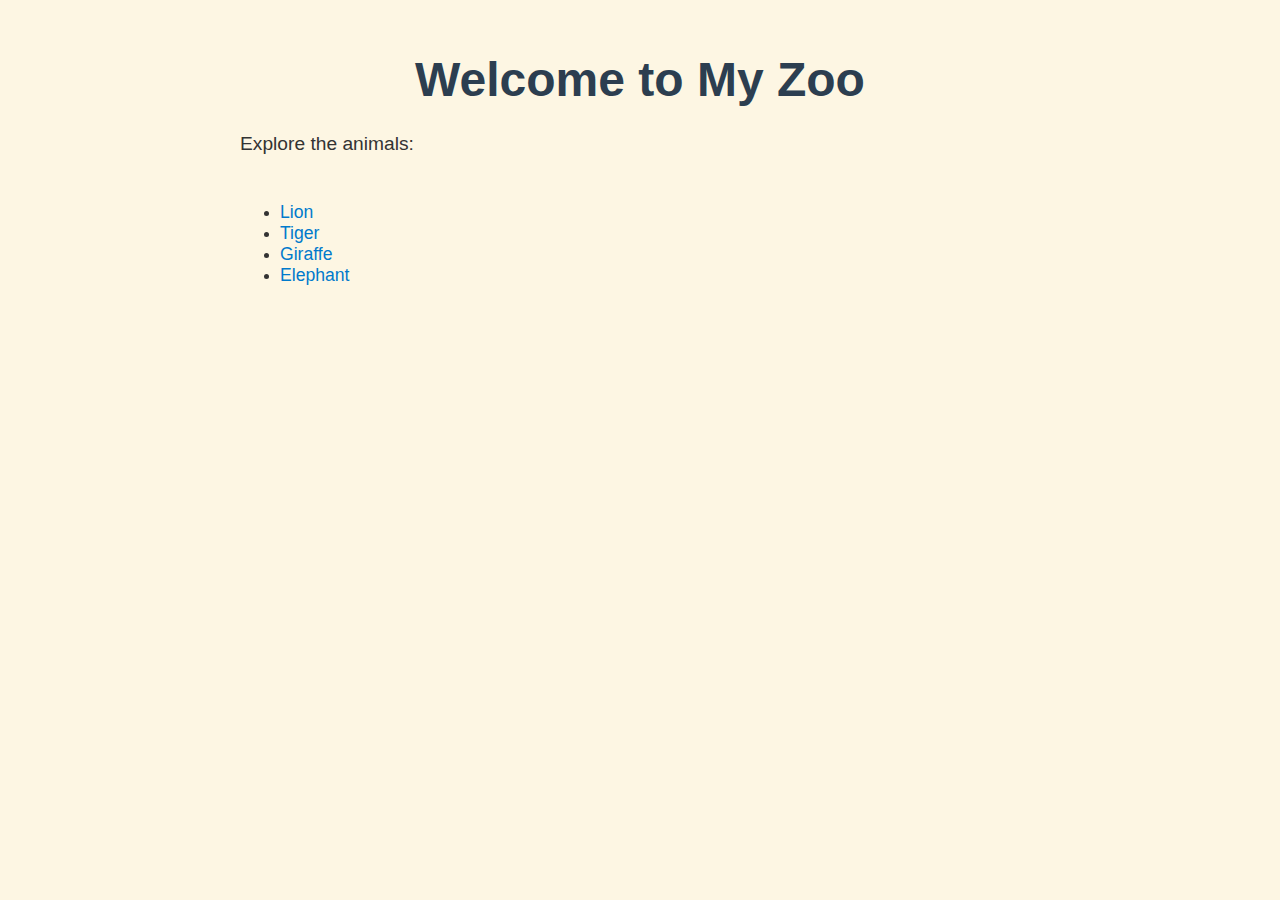
<file: index.html>
<!DOCTYPE html>
<html lang="en">
<head>
  <meta charset="UTF-8">

  <meta name="viewport" content="width=device-width, initial-scale=1.0">
  <title>My Zoo Website</title>
  <!-- Link for the external CSS for styling -->
  <link rel="stylesheet" href="style.css">
</head>
<body>

  <!-- THis is the Website header -->
  <h1>Welcome to My Zoo</h1>

  <!-- Description paragraph of the animals -->
  <p>Explore the animals:</p>

  <!-- Navigation list linking to animal pages -->
  <ul>
    <li><a href="Lion.html">Lion</a></li>
    <li><a href="tiger.html">Tiger</a></li>
    <li><a href="giraffe.html">Giraffe</a></li>
    <li><a href="elephant.html">Elephant</a></li>
  </ul>

</body>
</html>
</file>
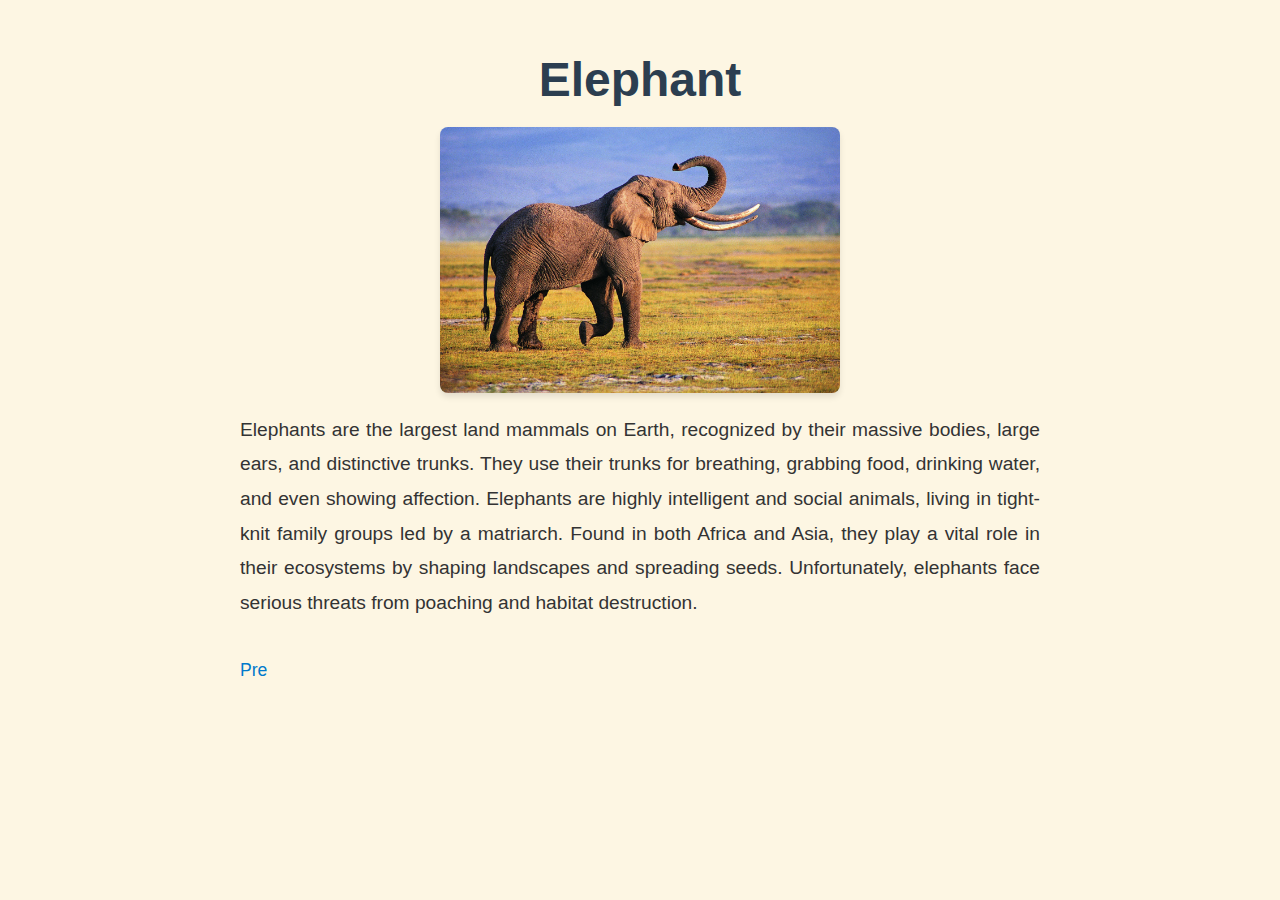
<file: elephant.html>
<!DOCTYPE html>
<html lang="en">
<head>
  <meta charset="UTF-8">
  <!-- Make site mobile-friendly -->
  <meta name="viewport" content="width=device-width, initial-scale=1.0">
  <title>Elephant</title>
  <link rel="stylesheet" href="style.css">
</head>
<body>

  <h1>Elephant</h1>

  <!-- Elephant image -->
  <img src="Images/elephant.jpg" alt="Elephant" width="400">

  <!-- Animal description -->
  <p>
    Elephants are the largest land mammals on Earth, recognized by their massive bodies, large ears, and distinctive trunks. 
    They use their trunks for breathing, grabbing food, drinking water, and even showing affection. 
    Elephants are highly intelligent and social animals, living in tight-knit family groups led by a matriarch. 
    Found in both Africa and Asia, they play a vital role in their ecosystems by shaping landscapes and spreading seeds.
    Unfortunately, elephants face serious threats from poaching and habitat destruction.
  </p>

  <!-- Navigation -->
  <a href="giraffe.html">Pre
</file>
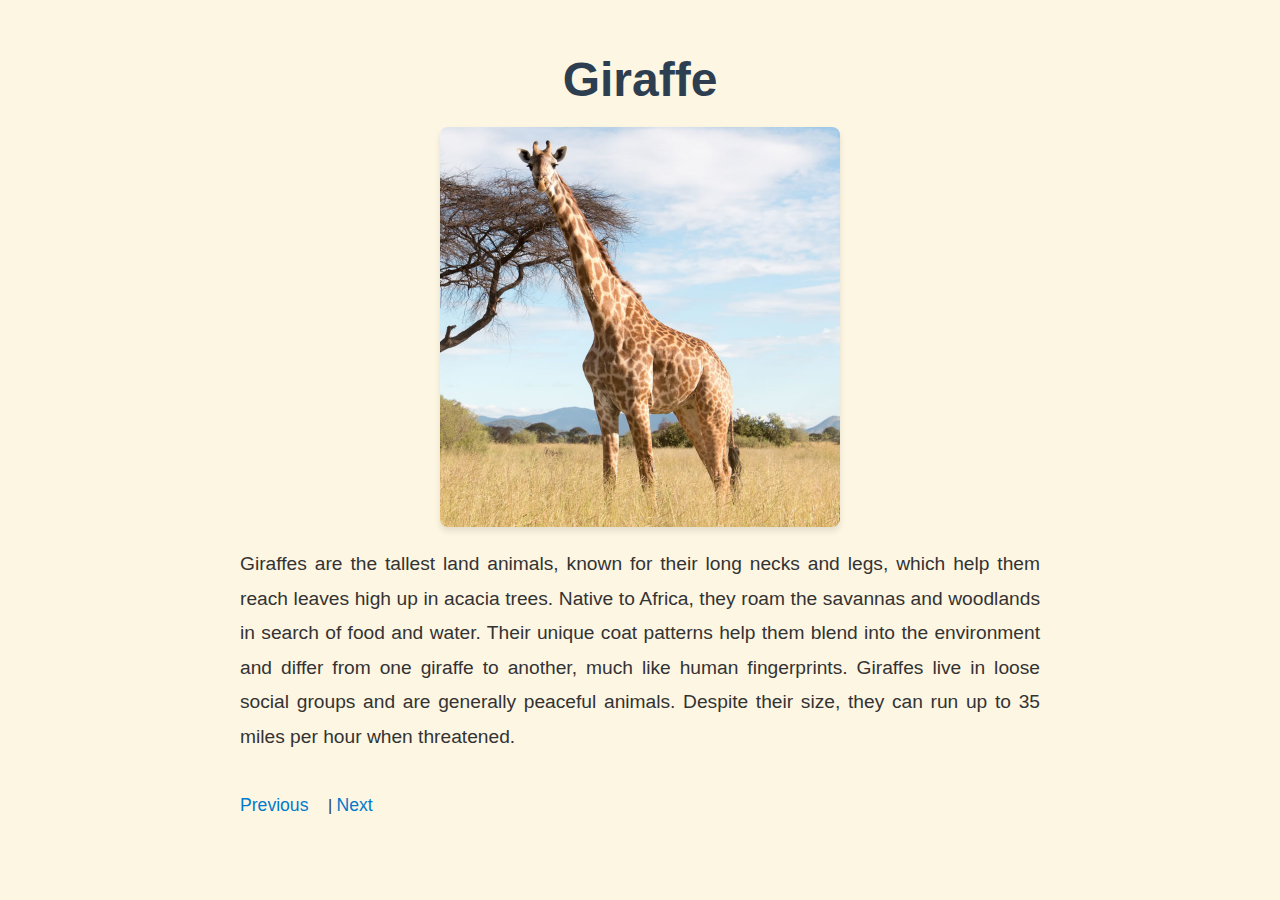
<file: giraffe.html>
<!DOCTYPE html>
<html lang="en">
<head>
  <meta charset="UTF-8">
  <!-- Responsive scaling -->
  <meta name="viewport" content="width=device-width, initial-scale=1.0">
  <title>Giraffe</title>
  <link rel="stylesheet" href="style.css">
</head>
<body>

  <h1>Giraffe</h1>

  <!-- Giraffe image -->
  <img src="Images/giraffe.jpg" alt="Giraffe" width="400">

  <!-- Description -->
  <p>
    Giraffes are the tallest land animals, known for their long necks and legs, which help them reach leaves high up in acacia trees. 
    Native to Africa, they roam the savannas and woodlands in search of food and water. 
    Their unique coat patterns help them blend into the environment and differ from one giraffe to another, 
    much like human fingerprints. Giraffes live in loose social groups and are generally peaceful animals. 
    Despite their size, they can run up to 35 miles per hour when threatened.
  </p>

  <!-- Navigation links -->
  <a href="tiger.html">Previous</a> |
  <a href="elephant.html">Next</a>

</body>
</html>
</file>
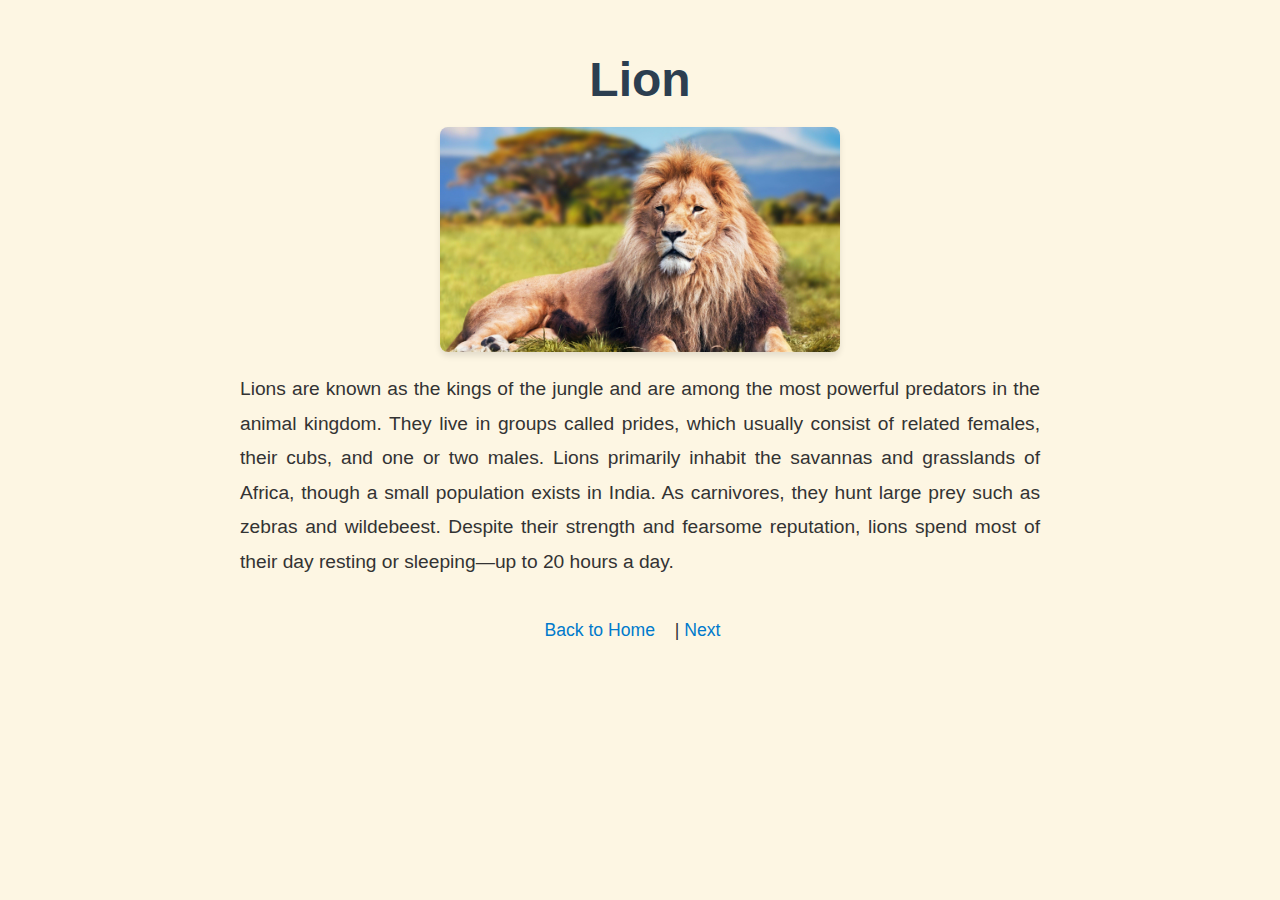
<file: lion.html>
<!DOCTYPE html>
<html lang="en">
<head>
  <meta charset="UTF-8">
  <!-- Make site mobile-friendly -->
  <meta name="viewport" content="width=device-width, initial-scale=1.0">
  <title>Lion</title>
  <link rel="stylesheet" href="style.css">
</head>
<body>

  <!-- Main heading of the page -->
  <h1>Lion</h1>

  <!-- Image of the lion -->
  <img src="Images/lion.jpg" alt="Lion" width="400">

  <!-- Descriptive paragraph about the lion -->
  <p>
    Lions are known as the kings of the jungle and are among the most powerful predators in the animal kingdom. 
    They live in groups called prides, which usually consist of related females, their cubs, and one or two males. 
    Lions primarily inhabit the savannas and grasslands of Africa, though a small population exists in India. 
    As carnivores, they hunt large prey such as zebras and wildebeest. Despite their strength and fearsome reputation, 
    lions spend most of their day resting or sleeping—up to 20 hours a day.
  </p>

  <!-- Navigation links to go back to the homepage or to the next animal page -->
  <nav>
    <a href="index.html">Back to Home</a> |
    <a href="tiger.html">Next</a>
  </nav>

</body>
</html>
</file>
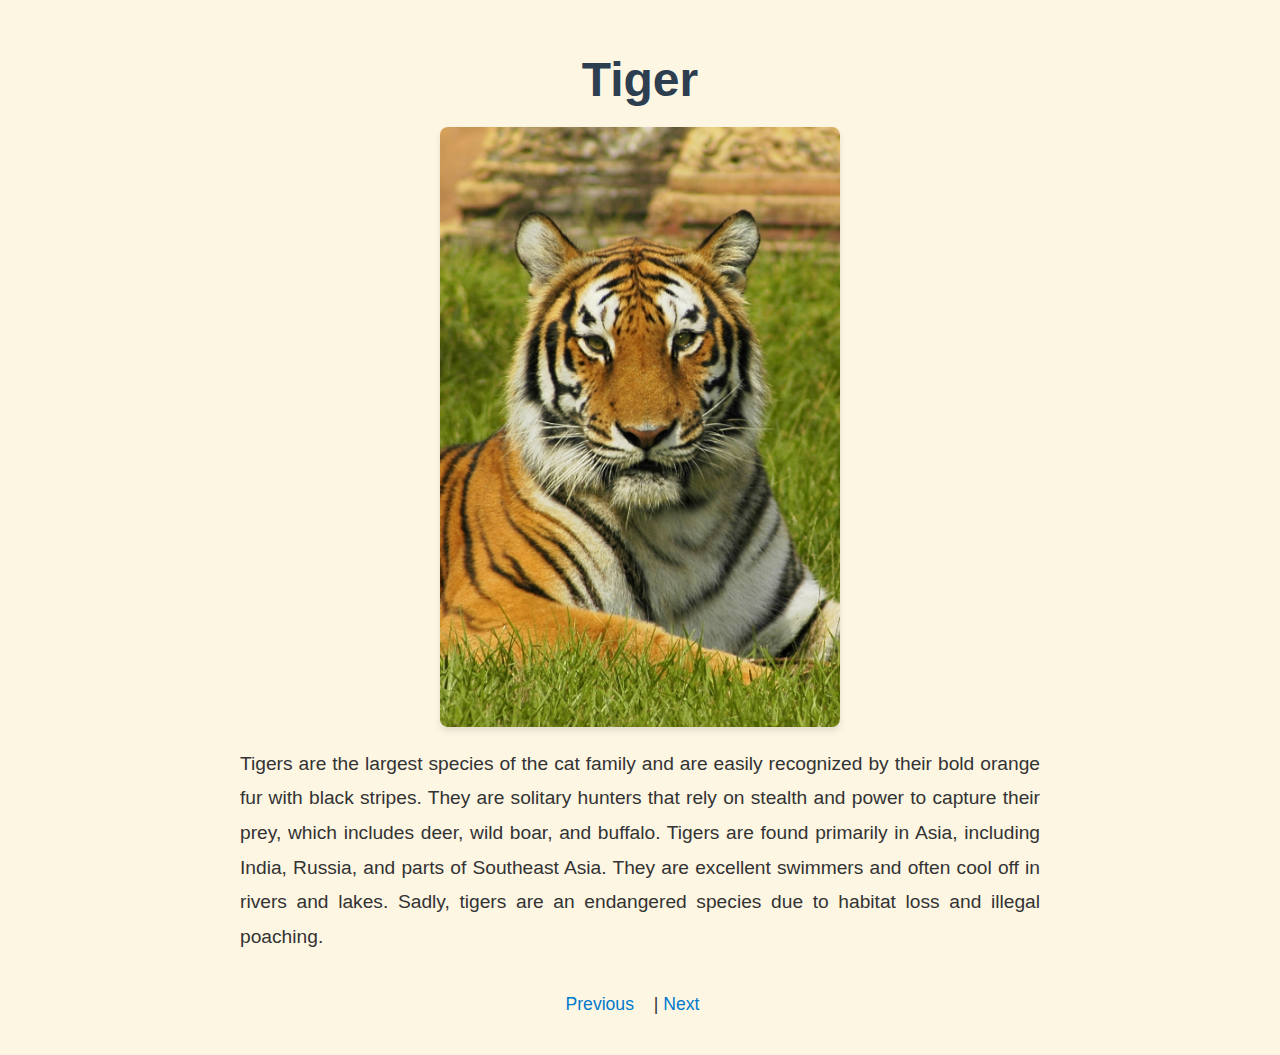
<file: tiger.html>
<!DOCTYPE html>
<html lang="en">
<head>
  <meta charset="UTF-8">
  <meta name="viewport" content="width=device-width, initial-scale=1.0">
  <title>Tiger</title>
  <link rel="stylesheet" href="style.css">
</head>
<body>

  <h1>Tiger</h1>

  <img src="Images/tiger.jpg" alt="Tiger" width="400">

  <p>
    Tigers are the largest species of the cat family and are easily recognized by their bold orange fur with black stripes. 
    They are solitary hunters that rely on stealth and power to capture their prey, which includes deer, wild boar, and buffalo. 
    Tigers are found primarily in Asia, including India, Russia, and parts of Southeast Asia. 
    They are excellent swimmers and often cool off in rivers and lakes. 
    Sadly, tigers are an endangered species due to habitat loss and illegal poaching.
  </p>

  <nav>
    <a href="lion.html">Previous</a> |
    <a href="giraffe.html">Next</a>
  </nav>

</body>
</html>
</file>
<file: style.css>
body {
  font-family: Arial, sans-serif;
  background-color: #fdf6e3; /* your background */
  padding: 20px;
  max-width: 800px;       /* limit width for readability */
  margin: 0 auto;         /* center the content */
  color: #333;            /* nicer default text color */
}

h1 {
  color: #2c3e50;
  font-size: 3rem;        /* bigger heading */
  margin-bottom: 20px;
  text-align: center;
}

a {
  color: #007acc;
  text-decoration: none;
  margin-right: 15px;
  font-size: 1.1rem;      /* slightly bigger links */
  transition: color 0.3s ease;
}

a:hover {
  color: #005f99;
  text-decoration: underline;
}

img {
  max-width: 100%;
  height: auto;
  margin: 20px auto;      /* more vertical spacing and centered */
  display: block;
  border-radius: 8px;     /* subtle rounded corners */
  box-shadow: 0 4px 6px rgba(0,0,0,0.1);
}

p {
  font-size: 1.2rem;      /* bigger font */
  line-height: 1.8;       /* more spacing between lines */
  margin-top: 20px;
  margin-bottom: 40px;
  text-align: justify;    /* neat alignment */
}

nav {
  text-align: center;
  font-size: 1.1rem;
  margin-bottom: 20px;
}
</file>
